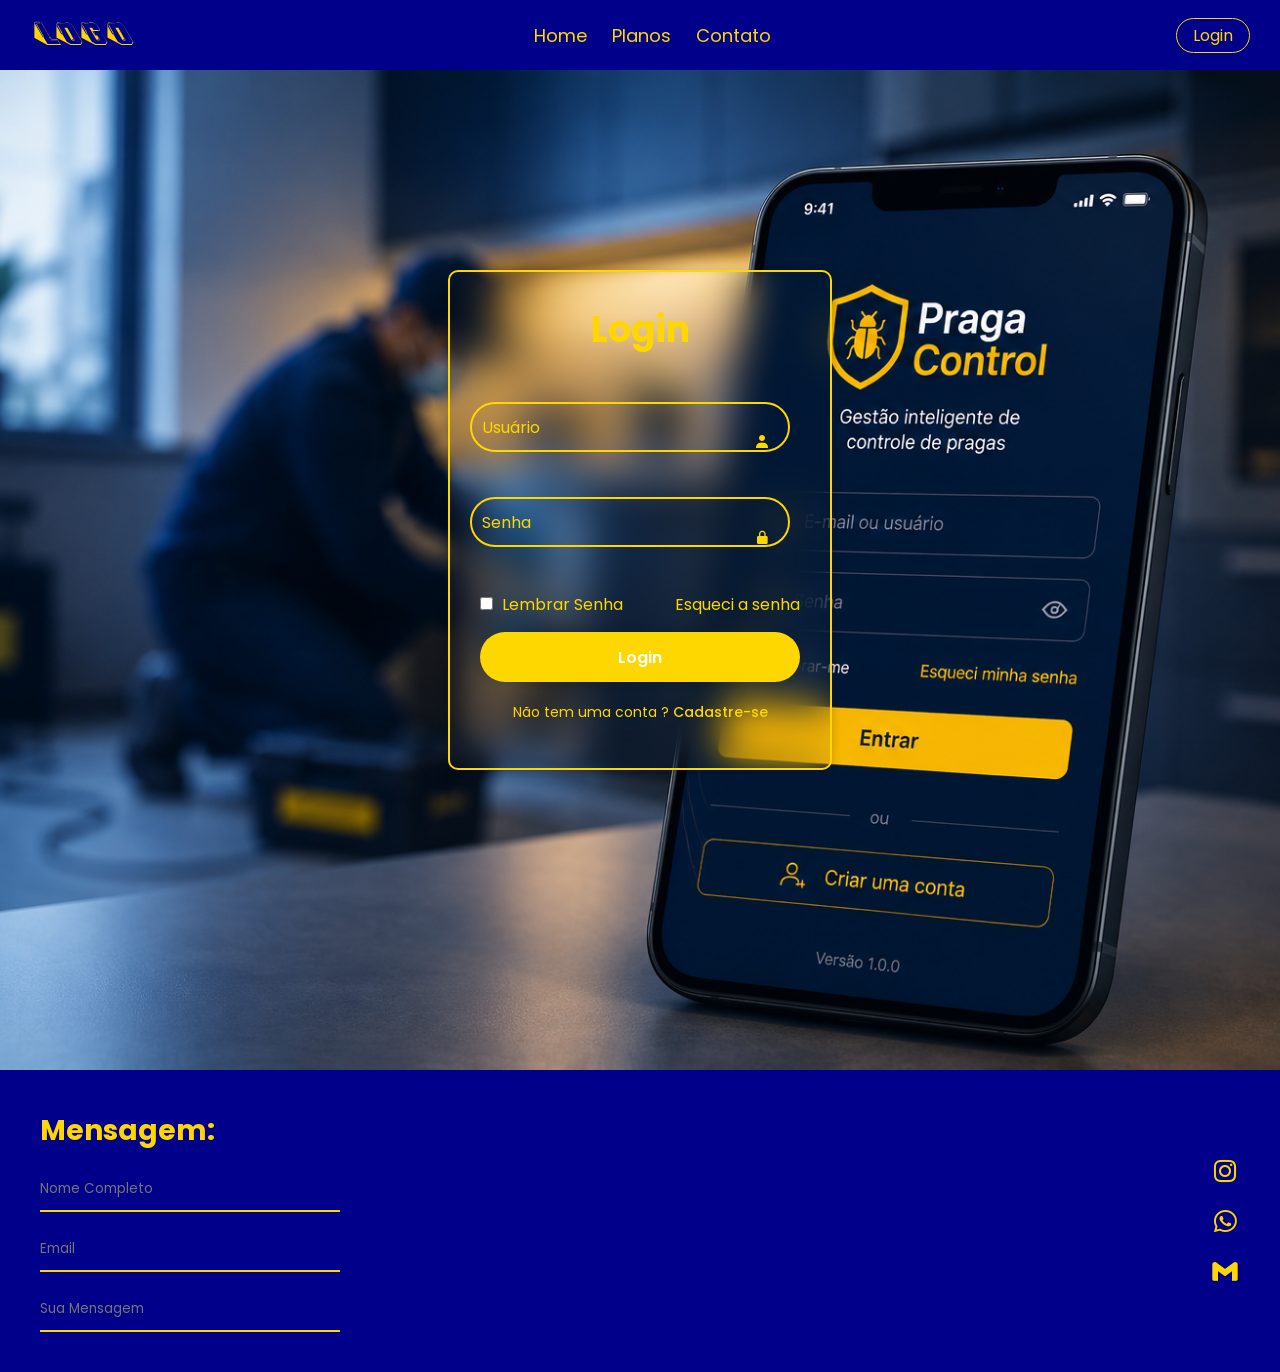
<file: login.html>
<!DOCTYPE html>
<html lang="pt-br">

<head>
    <meta charset="UTF-8">
    <meta name="viewport" content="width=device-width, initial-scale=1.0">
    <link href='https://unpkg.com/boxicons@2.1.4/css/boxicons.min.css' rel='stylesheet'>
    <link rel="stylesheet" href="CSS/login.css">
    <link rel="stylesheet" href="CSS/main.css">
    <title>Login</title>
</head>

<body>
    <nav>
        <a href="index.html" class="opcoes" id="logo">Logo</a>

        <!-- Container dos links de navegação -->
        <div class="nav-links" id="nav-links">
            <a href="index.html" class="opcoes">Home</a>
            <a href="planos.html" class="opcoes">Planos</a>
            <a href="#footer" class="opcoes">Contato</a>
        </div>

        <!-- Ações da direita: Botão Login + Ícone Hambúrguer Mobile -->
        <div class="nav-acoes">
            <a href="login.html" class="opcoes" id="btn-login">Login</a>
            <button id="menu-toggle" class="btn-menu-mobile" aria-label="Abrir Menu">
                <i class='bx bx-menu' id="icone-menu"></i>
            </button>
        </div>
    </nav>

    <main id="main">

        <div class="login_container">
            <div class="blocologin">
                <form>
                    <h1>Login</h1>
                    <div class="input-box">
                        <input placeholder="Usuário" type="email">
                        <i class="bx bxs-user"></i>
                    </div>
                    <div class="input-box">
                        <input placeholder="Senha" type="password">
                        <i class="bx bxs-lock-alt"></i>
                    </div>
                    <div class="remember-forgot">
                        <label>
                            <input type="checkbox">
                            Lembrar Senha
                        </label>
                        <a href="#">Esqueci a senha</a>
                    </div>

                    <button type="submit" class="login">Login</button>

                    <div class="register-link">
                        <p>Não tem uma conta ? <a href="planos.html">Cadastre-se</a></p>
                    </div>
                </form>
            </div>
        </div>
    </main>


    <footer id="footer">
        <div class="message">
            <h1>Mensagem:</h1>
            <input id="name" type="text" placeholder="Nome Completo">
            <input id="email" type="email" placeholder="Email">
            <input id="message" type="text" placeholder="Sua Mensagem">
        </div>
        <div class="redes">
            <i class='bx bxl-instagram'></i>
            <i class='bx bxl-whatsapp'></i>
            <i class='bx bxl-gmail'></i>
        </div>
    </footer>
</body>

</html>
</file>
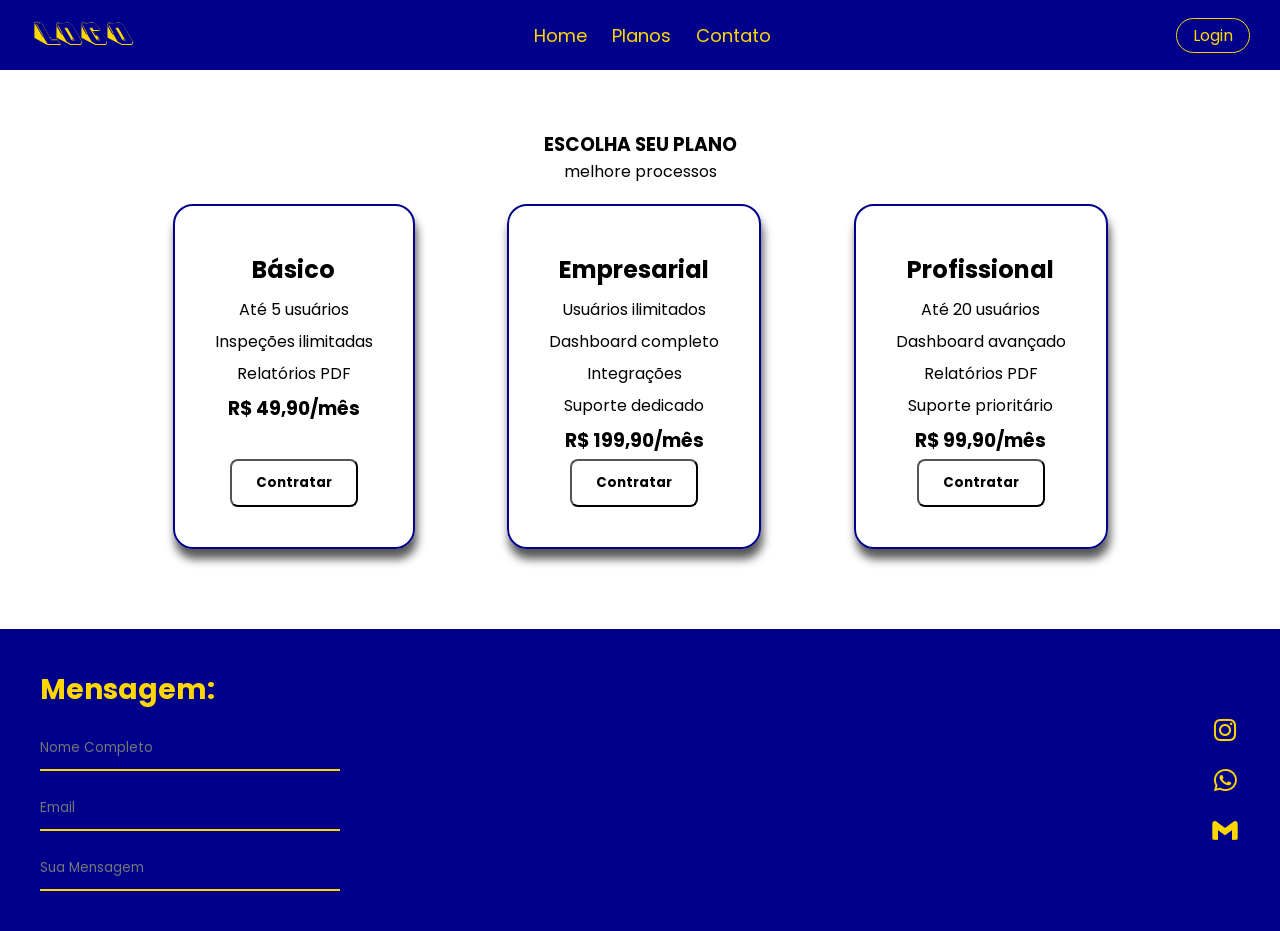
<file: planos.html>
<!DOCTYPE html>
<html lang="pt-br">

<head>
    <meta charset="UTF-8">
    <meta name="viewport" content="width=device-width, initial-scale=1.0">
    <link href='https://unpkg.com/boxicons@2.1.4/css/boxicons.min.css' rel='stylesheet'>
    <link rel="stylesheet" href="CSS/main.css">
    <link rel="stylesheet" href="CSS/planos.css">
    <title>Planos</title>
</head>

<body>
    <nav>
        <a href="index.html" class="opcoes" id="logo">Logo</a>

        <!-- Container dos links de navegação -->
        <div class="nav-links" id="nav-links">
            <a href="index.html" class="opcoes">Home</a>
            <a href="planos.html" class="opcoes">Planos</a>
            <a href="#footer" class="opcoes">Contato</a>
        </div>

        <!-- Ações da direita: Botão Login + Ícone Hambúrguer Mobile -->
        <div class="nav-acoes">
            <a href="login.html" class="opcoes" id="btn-login">Login</a>
            <button id="menu-toggle" class="btn-menu-mobile" aria-label="Abrir Menu">
                <i class='bx bx-menu' id="icone-menu"></i>
            </button>
        </div>
    </nav>


    <main id="main">
        <div class="apresentacao">
            <h3>ESCOLHA SEU PLANO</h3>
            <p>melhore processos</p>
        </div>
        <section id="planos">
            <div class="bloco">
                <div class="card" id="basic">
                    <h2>Básico</h2>

                    <ul>
                        <li>Até 5 usuários</li>
                        <li>Inspeções ilimitadas</li>
                        <li>Relatórios PDF</li>
                    </ul>

                    <h3>R$ 49,90/mês</h3>

                    <button type="button" class="btn">Contratar</button>
                </div>

                <div class="card" id="premium">
                    <h2>Empresarial</h2>

                    <ul>
                        <li>Usuários ilimitados</li>
                        <li>Dashboard completo</li>
                        <li>Integrações</li>
                        <li>Suporte dedicado</li>
                    </ul>

                    <h3>R$ 199,90/mês</h3>

                    <button type="button" class="btn">Contratar</button>
                </div>

                <div class="card" id="medium">
                    <h2>Profissional</h2>

                    <ul>
                        <li>Até 20 usuários</li>
                        <li>Dashboard avançado</li>
                        <li>Relatórios PDF</li>
                        <li>Suporte prioritário</li>
                    </ul>

                    <h3>R$ 99,90/mês</h3>

                    <button type="button" class="btn">Contratar</button>
                </div>
            </div>
        </section>

    </main>


    <footer id="footer">
        <div class="message">
            <h1>Mensagem:</h1>
            <input id="name" type="text" placeholder="Nome Completo">
            <input id="email" type="email" placeholder="Email">
            <input id="message" type="text" placeholder="Sua Mensagem">
        </div>
        <div class="redes">
            <i class='bx bxl-instagram'></i>
            <i class='bx bxl-whatsapp'></i>
            <i class='bx bxl-gmail'></i>
        </div>
    </footer>
</body>

</html>
</file>
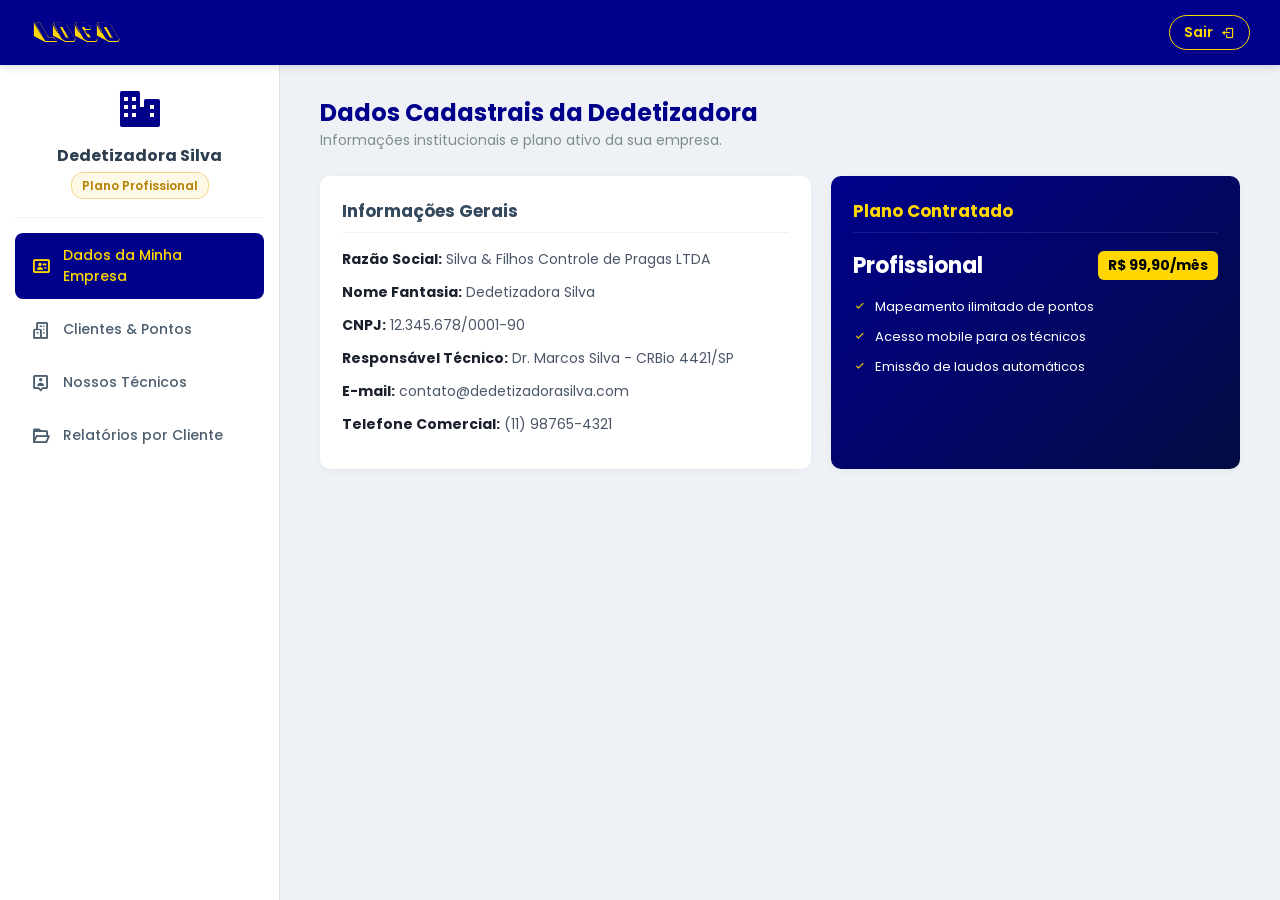
<file: Empresa/paginicial.html>
<!DOCTYPE html>
<html lang="pt-br">

<head>
    <meta charset="UTF-8">
    <meta name="viewport" content="width=device-width, initial-scale=1.0">
    <link href='https://unpkg.com/boxicons@2.1.4/css/boxicons.min.css' rel='stylesheet'>
    <link rel="stylesheet" href="../CSS/empresa.css">
    <title>Painel da Empresa - Controle de Pragas</title>
</head>

<body class="body-painel">

    <!-- NAVBAR EXCLUSIVA DA EMPRESA -->
    <nav class="nav-painel">
        <a href="empresa.html" class="logo-painel" id="logo">Logo</a>
        <a href="../login.html" class="btn-sair">
            <span>Sair</span>
            <i class='bx bx-log-out'></i>
        </a>
    </nav>

    <div class="painel-layout">

        <!-- SIDEBAR DA EMPRESA (ADMIN) -->
        <aside class="sidebar-sistema">
            <div class="perfil-resumo">
                <i class='bx bxs-business icone-empresa'></i>
                <h4 id="nome-empresa-logada">Dedetizadora Silva</h4>
                <span class="badge-plano">Plano Profissional</span>
            </div>

            <nav class="menu-sistema">
                <button class="nav-item ativo" data-alvo="tela-perfil">
                    <i class='bx bx-id-card'></i>
                    <span>Dados da Minha Empresa</span>
                </button>

                <button class="nav-item" data-alvo="tela-clientes">
                    <i class='bx bx-buildings'></i>
                    <span>Clientes & Pontos</span>
                </button>

                <button class="nav-item" data-alvo="tela-tecnicos">
                    <i class='bx bx-user-pin'></i>
                    <span>Nossos Técnicos</span>
                </button>

                <button class="nav-item" data-alvo="tela-relatorios">
                    <i class='bx bx-folder-open'></i>
                    <span>Relatórios por Cliente</span>
                </button>
            </nav>
        </aside>

        <!-- ÁREA CENTRAL -->
        <main class="area-conteudo">

            <!-- 1. DADOS CADASTRAIS DA EMPRESA DE DEDETIZAÇÃO -->
            <section id="tela-perfil" class="secao-painel ativa">
                <div class="cabecalho-secao">
                    <h2>Dados Cadastrais da Dedetizadora</h2>
                    <p>Informações institucionais e plano ativo da sua empresa.</p>
                </div>

                <div class="grid-duplo">
                    <div class="card-info">
                        <h3>Informações Gerais</h3>
                        <div class="item-dado"><strong>Razão Social:</strong> <span>Silva & Filhos Controle de Pragas LTDA</span></div>
                        <div class="item-dado"><strong>Nome Fantasia:</strong> <span>Dedetizadora Silva</span></div>
                        <div class="item-dado"><strong>CNPJ:</strong> <span>12.345.678/0001-90</span></div>
                        <div class="item-dado"><strong>Responsável Técnico:</strong> <span>Dr. Marcos Silva - CRBio 4421/SP</span></div>
                        <div class="item-dado"><strong>E-mail:</strong> <span>contato@dedetizadorasilva.com</span></div>
                        <div class="item-dado"><strong>Telefone Comercial:</strong> <span>(11) 98765-4321</span></div>
                    </div>

                    <div class="card-info destaque-plano">
                        <h3>Plano Contratado</h3>
                        <div class="plano-box">
                            <span class="plano-nome">Profissional</span>
                            <span class="plano-preco">R$ 99,90/mês</span>
                        </div>
                        <ul class="lista-recursos">
                            <li><i class='bx bx-check'></i> Mapeamento ilimitado de pontos</li>
                            <li><i class='bx bx-check'></i> Acesso mobile para os técnicos</li>
                            <li><i class='bx bx-check'></i> Emissão de laudos automáticos</li>
                        </ul>
                    </div>
                </div>
            </section>

            <!-- 2. GESTÃO DE CLIENTES & PONTOS -->
            <section id="tela-clientes" class="secao-painel">
                <div class="cabecalho-secao">
                    <h2>Clientes Atendidos e Mapeamento de Pontos</h2>
                    <p>Cadastre as empresas atendidas e seus respectivos pontos de armadilhas/iscagem.</p>
                </div>

                <div class="card-info">
                    <h3>Cadastrar Novo Cliente</h3>
                    <form id="form-cliente">
                        <div class="form-grid">
                            <div class="campo">
                                <label for="cliente-nome">Razão Social / Nome Fantasia:</label>
                                <input type="text" id="cliente-nome" placeholder="Ex: Padaria Bella Vista" required>
                            </div>
                            <div class="campo">
                                <label for="cliente-doc">CNPJ / CPF do Cliente:</label>
                                <input type="text" id="cliente-doc" placeholder="00.000.000/0000-00" required>
                            </div>
                            <div class="campo">
                                <label for="cliente-endereco">Endereço da Unidade:</label>
                                <input type="text" id="cliente-endereco" placeholder="Rua, Número, Bairro" required>
                            </div>
                            <div class="campo">
                                <label for="cliente-contato">Contato do Responsável:</label>
                                <input type="text" id="cliente-contato" placeholder="(11) 99999-9999" required>
                            </div>
                        </div>

                        <!-- LISTAGEM DE PONTOS DESTE CLIENTE -->
                        <div class="bloco-pontos-cadastro">
                            <div class="topo-pontos">
                                <h4><i class='bx bx-map-pin'></i> Pontos de Monitoramento do Cliente</h4>
                                <button type="button" id="btn-adicionar-ponto-form" class="btn-secundario">
                                    <i class='bx bx-plus'></i> Adicionar Ponto
                                </button>
                            </div>
                            <p class="legenda-pontos">Locais mapeados onde o técnico fará vistorias e reposições.</p>
                            
                            <div id="container-inputs-pontos" class="lista-inputs-pontos">
                                <div class="item-input-ponto">
                                    <input type="text" class="input-ponto" placeholder="Ex: P01 - Depósito de Insumos" required>
                                </div>
                            </div>
                        </div>

                        <button type="submit" class="btn-salvar mt-20">Salvar Cliente e Pontos</button>
                    </form>
                </div>

                <div class="card-info mt-20">
                    <h3>Clientes Cadastrados</h3>
                    <table class="tabela-dados">
                        <thead>
                            <tr>
                                <th>Cliente</th>
                                <th>Documento</th>
                                <th>Endereço</th>
                                <th>Pontos Mapeados</th>
                            </tr>
                        </thead>
                        <tbody id="lista-clientes"></tbody>
                    </table>
                </div>
            </section>

            <!-- 3. GESTÃO DE TÉCNICOS -->
            <section id="tela-tecnicos" class="secao-painel">
                <div class="cabecalho-secao">
                    <h2>Nossa Equipe Técnica</h2>
                    <p>Cadastre os técnicos que realizarão as vistorias em campo.</p>
                </div>

                <div class="card-info">
                    <h3>Cadastrar Novo Técnico</h3>
                    <form id="form-tecnico" class="form-grid">
                        <div class="campo">
                            <label for="tec-nome">Nome Completo:</label>
                            <input type="text" id="tec-nome" placeholder="Ex: Carlos Mendes" required>
                        </div>
                        <div class="campo">
                            <label for="tec-cpf">CPF do Técnico (Login de acesso):</label>
                            <input type="text" id="tec-cpf" placeholder="000.000.000-00" required>
                        </div>
                        <div class="campo">
                            <label for="tec-especialidade">Especialidade:</label>
                            <select id="tec-especialidade" required>
                                <option value="Dedetização Geral">Dedetização Geral</option>
                                <option value="Descupinização">Descupinização</option>
                                <option value="Desratização">Desratização</option>
                            </select>
                        </div>
                        <button type="submit" class="btn-salvar">Cadastrar Técnico</button>
                    </form>
                </div>

                <div class="card-info mt-20">
                    <h3>Técnicos Habilitados</h3>
                    <table class="tabela-dados">
                        <thead>
                            <tr>
                                <th>Nome</th>
                                <th>CPF</th>
                                <th>Especialidade</th>
                                <th>Status</th>
                            </tr>
                        </thead>
                        <tbody id="lista-tecnicos"></tbody>
                    </table>
                </div>
            </section>

            <!-- 4. RELATÓRIOS ORGANIZADOS POR CLIENTE -->
            <section id="tela-relatorios" class="secao-painel">
                <div class="cabecalho-secao">
                    <h2>Relatórios e Laudos por Cliente</h2>
                    <p>Selecione um cliente para abrir seu histórico de inspeções.</p>
                </div>

                <div class="grade-empresas-relatorios" id="grade-empresas-relatorios"></div>

                <div id="painel-detalhe-relatorios" class="card-info mt-20" style="display: none;">
                    <div class="topo-relatorio-empresa">
                        <h3 id="titulo-empresa-selecionada">Relatórios de: <span></span></h3>
                        <button type="button" id="btn-fechar-detalhes" class="btn-secundario">Voltar para Todos os Clientes</button>
                    </div>

                    <table class="tabela-dados mt-20">
                        <thead>
                            <tr>
                                <th>OS</th>
                                <th>Data</th>
                                <th>Técnico Responsável</th>
                                <th>Serviço Realizado</th>
                                <th>Status dos Pontos</th>
                                <th>Laudo</th>
                            </tr>
                        </thead>
                        <tbody id="lista-relatorios-empresa"></tbody>
                    </table>
                </div>
            </section>

        </main>
    </div>

    <!-- Scripts com caminhos atualizados -->
    <script src="../JS/dados.js"></script>
    <script src="../JS/empresa.js"></script>
</body>
</html>
</file>
<file: CSS/login.css>
*{
    margin: 0;
    padding: 0;
}
#main{
    background-image: url(../IMG/fundoLogin.png);
    background-size: cover;
    background-position: center;
    padding: 0 0 100px 0;
}

.login_container{
    display: flex;
    justify-content: center;
    align-items: center;
    min-height: 100vh;

    background-size: cover;
    background-position: center;
}

.blocologin{
    background-color: transparent;

    border: 2px solid var(--amarelo);
    border-radius: 10px;

    color: var(--amarelo);

    box-shadow: 0 0 10px rgba(0, 0, 0, .2);
    backdrop-filter: blur(20px);

    padding: 30px;
}

.blocologin h1{
    font-size: 36px;
    text-align: center;
}

.input-box{
    position: relative;

    width: 100%;
    height: 50px;

    margin: 45px 0px 20px -10px;
}

.input-box input{
    width: 100%;
    height: 100%;

    background-color: transparent;

    outline: none;

    font-size: 16px;
    color: var(--amarelo);

    border-radius: 40px;
    border: 2px solid var(--amarelo);

    padding: 15px 0px 15px 10px;
}

.input-box input::placeholder{
    color: var(--amarelo);
}

.input-box i{
    position: absolute;

    right: 20px;
    top: 80%;

    transform: translateY(-50%);

    font-size: 16px;
}

.remember-forgot{
    display: flex;
    justify-content: space-between;

    margin: 45px 0 15px;
}

.remember-forgot label input{
    accent-color: var(--amarelo);
    margin-right: 5px;
}

.remember-forgot a{
    color: var(--amarelo);
    text-decoration: none;
}

.remember-forgot a:hover{
    text-decoration: underline;
}

.login{
    width: 100%;
    height: 50px;

    background-color: var(--amarelo);
    color: var(--branco);

    border: none;
    border-radius: 40px;

    cursor: pointer;

    font-size: 16px;
    font-weight: 600;

    box-shadow: 0 0 10px rgba(0, 0, 0, .1);

    transition: .3s;
}

.login:hover{
    background-color: transparent;

    border: 2px solid var(--amarelo);
    color: var(--amarelo);
}

.register-link{
    font-size: 14px;
    text-align: center;

    margin: 20px 0 15px;
}

.register-link a{
    text-decoration: none;
    color: var(--amarelo);

    font-weight: 500;
}

.register-link a:hover{
    text-decoration: underline;
}
</file>
<file: CSS/main.css>
@import url('https://fonts.googleapis.com/css2?family=Poppins:wght@300;400;500;600;700&display=swap');

@font-face {
    font-family: 'FonteTitle';
    src: url('../fonts/Snowboarding.ttf') format('truetype');
}

:root {
    --azul: darkblue;
    --amarelo: gold;
    --branco: white;
}

* {
    margin: 0;
    padding: 0;
    box-sizing: border-box;
    font-family: "Poppins", sans-serif;
}

html {
    scroll-behavior: smooth;
}

body {
    min-height: 100vh;
    display: flex;
    flex-direction: column;
    background-color: white;
}

/* CONTEUDO */
main {
    flex: 1;
}

/* ---------------- NAVBAR ---------------- */

nav {
    height: 70px;
    display: flex;
    justify-content: space-between;
    align-items: center;
    padding: 0 30px;
    background-color: var(--azul);
    position: relative;
    z-index: 1000;
}

.opcoes {
    text-decoration: none;
    color: var(--amarelo);
    font-size: 18px;
    transition: 0.3s;
}

.opcoes:hover {
    transform: translateY(-2px);
}

#logo {
    font-size: 32px;
    font-family: 'FonteTitle', sans-serif;
}

.nav-links {
    display: flex;
    align-items: center;
    gap: 25px;
}

.nav-acoes {
    display: flex;
    align-items: center;
    gap: 15px;
}

#btn-login {
    text-align: center;
    padding: 4px 16px;
    border: 1px solid var(--amarelo);
    border-radius: 30px;
    font-size: 16px;
}

#btn-login:hover {
    background-color: var(--amarelo);
    color: var(--azul);
}

/* Botão hambúrguer fica oculto no desktop */
.btn-menu-mobile {
    display: none;
    background: transparent;
    border: none;
    color: var(--amarelo);
    font-size: 32px;
    cursor: pointer;
    align-items: center;
    justify-content: center;
}

/* ---------------- FOOTER ---------------- */

#footer {
    display: flex;
    justify-content: space-between;
    align-items: center;
    gap: 50px;
    padding: 40px;
    background-color: var(--azul);
}

#footer h1 {
    color: var(--amarelo);
    font-size: 28px;
}

.message {
    display: flex;
    flex-direction: column;
    gap: 15px;
}

.message input {
    width: 300px;
    height: 45px;
    background: transparent;
    border: none;
    border-bottom: 2px solid var(--amarelo);
    color: white;
}

.message input:focus {
    outline: none;
}

.redes {
    display: flex;
    flex-direction: column;
    gap: 20px;
}

.redes i {
    cursor: pointer;
    color: var(--amarelo);
    font-size: 30px;
}

.redes i:hover {
    transform: scale(1.1);
}

/* ---------------- RESPONSIVIDADE (MOBILE) ---------------- */

@media (max-width: 768px) {
    nav {
        padding: 0 20px;
    }

    /* Exibe o botão do menu hambúrguer no mobile */
    .btn-menu-mobile {
        display: flex;
    }

    /* Esconde os links e transforma em menu dropdown expansível */
    .nav-links {
        display: none;
        position: absolute;
        top: 70px;
        left: 0;
        width: 100%;
        background-color: var(--azul);
        flex-direction: column;
        align-items: center;
        gap: 0;
        box-shadow: 0 8px 15px rgba(0, 0, 0, 0.3);
        border-top: 1px solid rgba(255, 215, 0, 0.2);
    }

    /* Quando clicado no botão hambúrguer, o JS adiciona a classe .aberto */
    .nav-links.aberto {
        display: flex;
    }

    .nav-links .opcoes {
        width: 100%;
        text-align: center;
        padding: 16px 0;
        border-bottom: 1px solid rgba(255, 255, 255, 0.08);
    }

    .nav-links .opcoes:hover {
        background-color: rgba(255, 215, 0, 0.1);
        transform: none;
    }

    .redes {
        margin-top: 25px;
        flex-direction: row;
    }

    .message input {
        width: 100%;
        height: 45px;
    }
}
</file>
<file: CSS/planos.css>
#main{
    padding: 60px;
}

.apresentacao{
    display: flex;
    flex-wrap: wrap;
    flex-direction: column;
    align-content: center;
    align-items: center;
}

.bloco{
    margin: 20px;
    display: flex;
    flex-direction: row;
    justify-content: space-evenly;
}

.card{
    display: flex;
    flex-direction: column;
    align-items: center;
    text-align: center;
    line-height: 2;

    background-color: transparent;
    border: 2px solid var(--azul);
    border-radius: 20px;
    box-shadow: 2px 10px 10px rgba(0, 0, 0, 0.664);

    padding: 40px;
    
    transition: transform 0.9s ease;
}
.card:hover {
   transform: scale(1.1);
}

#premium{
    animation: brilho 2s infinite alternate;
}

@keyframes brilho{
    from{
        text-shadow: 0 0 2px rgb(20, 0, 131);
    }

    to{
        text-shadow:
            0 0 1px rgb(20, 0, 131),
            0 0 2px rgb(20, 0, 131),
    }
}

ul{
    list-style: none;
}

.btn{
    margin-top: auto;
    padding: 12px 24px;
    background-color: transparent;
    color: black;
    text-decoration: none;
    font-weight: bold;

    box-shadow: 2px;

    border-radius: 8px;

    transition: 0.3s;
}

.btn:hover {
    cursor: pointer;
    background-color: rgba(255, 255, 255, 0.466);
}
</file>
<file: CSS/empresa.css>
/* ==========================================================================
   CONFIGURAÇÕES GERAIS, FONTES E VARIÁVEIS EXCLUSIVAS DO PAINEL
   ========================================================================== */
@import url('https://fonts.googleapis.com/css2?family=Poppins:wght@300;400;500;600;700&display=swap');

@font-face {
    font-family: 'FonteTitle';
    src: url('../fonts/Snowboarding.ttf') format('truetype');
}

:root {
    --painel-azul: darkblue;
    --painel-amarelo: gold;
    --painel-fundo: #eef2f7;
    --painel-branco: #ffffff;
    --painel-texto-escuro: #2c3e50;
    --painel-texto-suave: #7f8c8d;
    --painel-borda: #cbd5e0;
}

* {
    margin: 0;
    padding: 0;
    box-sizing: border-box;
    font-family: 'Poppins', sans-serif;
}

.body-painel {
    background-color: var(--painel-fundo);
    min-height: 100vh;
    display: flex;
    flex-direction: column;
}

/* ==========================================================================
   NAVBAR DO PAINEL
   ========================================================================== */
.nav-painel {
    height: 65px;
    background-color: var(--painel-azul);
    display: flex;
    justify-content: space-between;
    align-items: center;
    padding: 0 30px;
    box-shadow: 0 2px 8px rgba(0, 0, 0, 0.15);
    z-index: 10;
}

.logo-painel {
    text-decoration: none;
    color: var(--painel-amarelo);
    font-size: 28px;
    font-family: 'FonteTitle', sans-serif;
}

.btn-sair {
    display: flex;
    align-items: center;
    gap: 8px;
    color: var(--painel-amarelo);
    text-decoration: none;
    font-weight: 600;
    font-size: 14px;
    padding: 6px 14px;
    border: 1px solid var(--painel-amarelo);
    border-radius: 20px;
    transition: 0.3s;
}

.btn-sair:hover {
    background-color: var(--painel-amarelo);
    color: var(--painel-azul);
}

/* ==========================================================================
   ESTRUTURA DO DASHBOARD (SIDEBAR + CONTEÚDO)
   ========================================================================== */
.painel-layout {
    display: flex;
    flex: 1;
    min-height: calc(100vh - 65px);
}

/* SIDEBAR */
.sidebar-sistema {
    width: 280px;
    background-color: var(--painel-branco);
    border-right: 1px solid #dce2eb;
    display: flex;
    flex-direction: column;
    padding: 20px 15px;
}

.perfil-resumo {
    text-align: center;
    padding-bottom: 20px;
    border-bottom: 1px solid #eef2f7;
    margin-bottom: 15px;
}

.icone-empresa {
    font-size: 48px;
    color: var(--painel-azul);
}

.perfil-resumo h4 {
    font-size: 16px;
    color: var(--painel-texto-escuro);
    margin: 6px 0 4px;
}

.badge-plano {
    font-size: 12px;
    background-color: #fef8e7;
    color: #b78103;
    padding: 4px 10px;
    border-radius: 12px;
    font-weight: 600;
    border: 1px solid #f6d88c;
}

.menu-sistema {
    display: flex;
    flex-direction: column;
    gap: 8px;
}

.nav-item {
    display: flex;
    align-items: center;
    gap: 12px;
    background: transparent;
    border: none;
    padding: 12px 16px;
    border-radius: 8px;
    font-size: 14px;
    font-weight: 500;
    color: #4b5d6e;
    cursor: pointer;
    text-align: left;
    transition: 0.2s;
    width: 100%;
}

.nav-item i {
    font-size: 20px;
}

.nav-item:hover {
    background-color: #f0f4f9;
    color: var(--painel-azul);
}

.nav-item.ativo {
    background-color: var(--painel-azul);
    color: var(--painel-amarelo);
}

/* ÁREA DE CONTEÚDO PRINCIPAL */
.area-conteudo {
    flex: 1;
    padding: 30px 40px;
    overflow-y: auto;
}

.secao-painel {
    display: none;
    animation: surgir 0.3s ease;
}

.secao-painel.ativa {
    display: block;
}

@keyframes surgir {
    from { opacity: 0; transform: translateY(8px); }
    to { opacity: 1; transform: translateY(0); }
}

.cabecalho-secao {
    margin-bottom: 25px;
}

.cabecalho-secao h2 {
    color: var(--painel-azul);
    font-size: 24px;
}

.cabecalho-secao p {
    color: var(--painel-texto-suave);
    font-size: 14px;
}

/* ==========================================================================
   CARDS, GRIDS E TABELAS
   ========================================================================== */
.grid-duplo {
    display: grid;
    grid-template-columns: 1.2fr 1fr;
    gap: 20px;
}

.card-info {
    background: var(--painel-branco);
    padding: 22px;
    border-radius: 10px;
    box-shadow: 0 2px 10px rgba(0, 0, 0, 0.04);
}

.card-info h3 {
    font-size: 17px;
    color: #34495e;
    margin-bottom: 16px;
    border-bottom: 1px solid #edf2f7;
    padding-bottom: 8px;
}

.item-dado {
    margin-bottom: 12px;
    font-size: 14px;
    color: #4a5568;
}

.item-dado strong {
    color: #1a202c;
}

.destaque-plano {
    background: linear-gradient(135deg, var(--painel-azul), #030b42);
    color: var(--painel-branco);
}

.destaque-plano h3 {
    color: var(--painel-amarelo);
    border-color: rgba(255, 255, 255, 0.1);
}

.plano-box {
    display: flex;
    justify-content: space-between;
    align-items: center;
    margin-bottom: 15px;
}

.plano-nome {
    font-size: 22px;
    font-weight: 700;
}

.plano-preco {
    background: var(--painel-amarelo);
    color: black;
    padding: 4px 10px;
    border-radius: 6px;
    font-weight: 700;
    font-size: 14px;
}

.lista-recursos {
    list-style: none;
    display: flex;
    flex-direction: column;
    gap: 10px;
    font-size: 13px;
}

.lista-recursos i {
    color: var(--painel-amarelo);
    margin-right: 6px;
}

/* ==========================================================================
   FORMULÁRIOS & PONTOS
   ========================================================================== */
.form-grid {
    display: grid;
    grid-template-columns: 1fr 1fr;
    gap: 15px;
}

.campo {
    display: flex;
    flex-direction: column;
    gap: 5px;
}

.campo label {
    font-size: 13px;
    font-weight: 600;
    color: #4a5568;
}

.campo input, .campo select {
    padding: 10px;
    border: 1px solid var(--painel-borda);
    border-radius: 6px;
    font-size: 14px;
    outline: none;
    background-color: var(--painel-branco);
}

.campo input:focus, .campo select:focus {
    border-color: var(--painel-azul);
}

.bloco-pontos-cadastro {
    margin-top: 20px;
    background-color: #f8fafc;
    border: 1px dashed var(--painel-borda);
    padding: 15px;
    border-radius: 8px;
}

.topo-pontos {
    display: flex;
    justify-content: space-between;
    align-items: center;
}

.topo-pontos h4 {
    color: var(--painel-azul);
    font-size: 15px;
}

.legenda-pontos {
    font-size: 12px;
    color: #718096;
    margin: 5px 0 12px;
}

.btn-secundario {
    background: #e2e8f0;
    border: none;
    padding: 6px 12px;
    border-radius: 6px;
    font-size: 13px;
    font-weight: 600;
    cursor: pointer;
    color: #2d3748;
    transition: 0.2s;
}

.btn-secundario:hover {
    background: #cbd5e0;
}

.lista-inputs-pontos {
    display: flex;
    flex-direction: column;
    gap: 8px;
}

.item-input-ponto {
    display: flex;
    gap: 10px;
}

.item-input-ponto input {
    flex: 1;
    padding: 8px 12px;
    border: 1px solid var(--painel-borda);
    border-radius: 6px;
    outline: none;
}

.btn-remover-ponto {
    background: #fed7d7;
    color: #c53030;
    border: none;
    border-radius: 6px;
    padding: 0 12px;
    cursor: pointer;
}

.btn-salvar {
    background-color: var(--painel-azul);
    color: var(--painel-amarelo);
    border: none;
    padding: 12px 20px;
    border-radius: 6px;
    font-weight: 600;
    cursor: pointer;
    transition: 0.2s;
}

.btn-salvar:hover {
    opacity: 0.95;
    transform: translateY(-1px);
}

.mt-20 {
    margin-top: 20px;
}

/* ==========================================================================
   TABELAS E AVALIAÇÕES
   ========================================================================== */
.tabela-dados {
    width: 100%;
    border-collapse: collapse;
    text-align: left;
    font-size: 14px;
}

.tabela-dados th, .tabela-dados td {
    padding: 12px;
    border-bottom: 1px solid #edf2f7;
}

.tabela-dados th {
    background-color: #f7fafc;
    color: #4a5568;
    font-weight: 600;
}

.badge-ponto {
    display: inline-block;
    background-color: #ebf8ff;
    color: #2b6cb0;
    padding: 2px 8px;
    border-radius: 6px;
    font-size: 11px;
    margin: 2px;
    border: 1px solid #bee3f8;
}

.tag-status.ativo {
    background-color: #def7ec;
    color: #03543f;
    padding: 2px 8px;
    border-radius: 10px;
    font-size: 12px;
    font-weight: 600;
}

.btn-pdf {
    background: transparent;
    border: 1px solid #e53e3e;
    color: #e53e3e;
    padding: 4px 10px;
    border-radius: 4px;
    cursor: pointer;
    font-weight: 600;
}

.btn-pdf:hover {
    background: #e53e3e;
    color: white;
}

.alerta-vazio {
    background-color: #ebf8ff;
    color: #2b6cb0;
    padding: 15px;
    border-radius: 8px;
    font-size: 14px;
    display: flex;
    align-items: center;
    gap: 10px;
}

.grade-pontos-avaliacao {
    display: grid;
    grid-template-columns: repeat(auto-fit, minmax(280px, 1fr));
    gap: 15px;
    margin-top: 15px;
}

.card-ponto-item {
    background: #f8fafc;
    border: 1px solid #e2e8f0;
    border-radius: 8px;
    padding: 15px;
    display: flex;
    flex-direction: column;
    gap: 10px;
}

.card-ponto-item h5 {
    font-size: 14px;
    color: var(--painel-azul);
    display: flex;
    align-items: center;
    gap: 5px;
}

.card-ponto-item select, .card-ponto-item input {
    padding: 8px;
    border: 1px solid var(--painel-borda);
    border-radius: 6px;
    font-size: 13px;
    outline: none;
}

/* RESPONSIVO */
@media (max-width: 900px) {
    .painel-layout {
        flex-direction: column;
    }
    .sidebar-sistema {
        width: 100%;
    }
    .grid-duplo, .form-grid {
        grid-template-columns: 1fr;
    }
}

/* GRADE DE EMPRESAS NA ABA DE RELATÓRIOS */
.grade-empresas-relatorios {
    display: grid;
    grid-template-columns: repeat(auto-fit, minmax(260px, 1fr));
    gap: 20px;
}

.card-empresa-relatorio {
    background: #ffffff;
    border: 1px solid var(--painel-borda);
    border-radius: 10px;
    padding: 20px;
    text-align: center;
    box-shadow: 0 2px 8px rgba(0,0,0,0.04);
    display: flex;
    flex-direction: column;
    align-items: center;
    gap: 10px;
}

.card-empresa-relatorio i {
    font-size: 40px;
    color: var(--painel-azul);
}

.card-empresa-relatorio h4 {
    color: var(--painel-texto-escuro);
    font-size: 16px;
}

.card-empresa-relatorio p {
    font-size: 13px;
    color: var(--painel-texto-suave);
}

.badge-qtd-relatorios {
    background: #ebf8ff;
    color: #2b6cb0;
    font-size: 12px;
    font-weight: 600;
    padding: 4px 10px;
    border-radius: 20px;
}

.btn-abrir-relatorios {
    margin-top: 5px;
    width: 100%;
    background-color: var(--painel-azul);
    color: var(--painel-amarelo);
    border: none;
    padding: 8px 0;
    border-radius: 6px;
    font-weight: 600;
    cursor: pointer;
    transition: 0.2s;
}

.btn-abrir-relatorios:hover {
    opacity: 0.9;
}

.topo-relatorio-empresa {
    display: flex;
    justify-content: space-between;
    align-items: center;
    border-bottom: 1px solid #edf2f7;
    padding-bottom: 15px;
}
</file>
